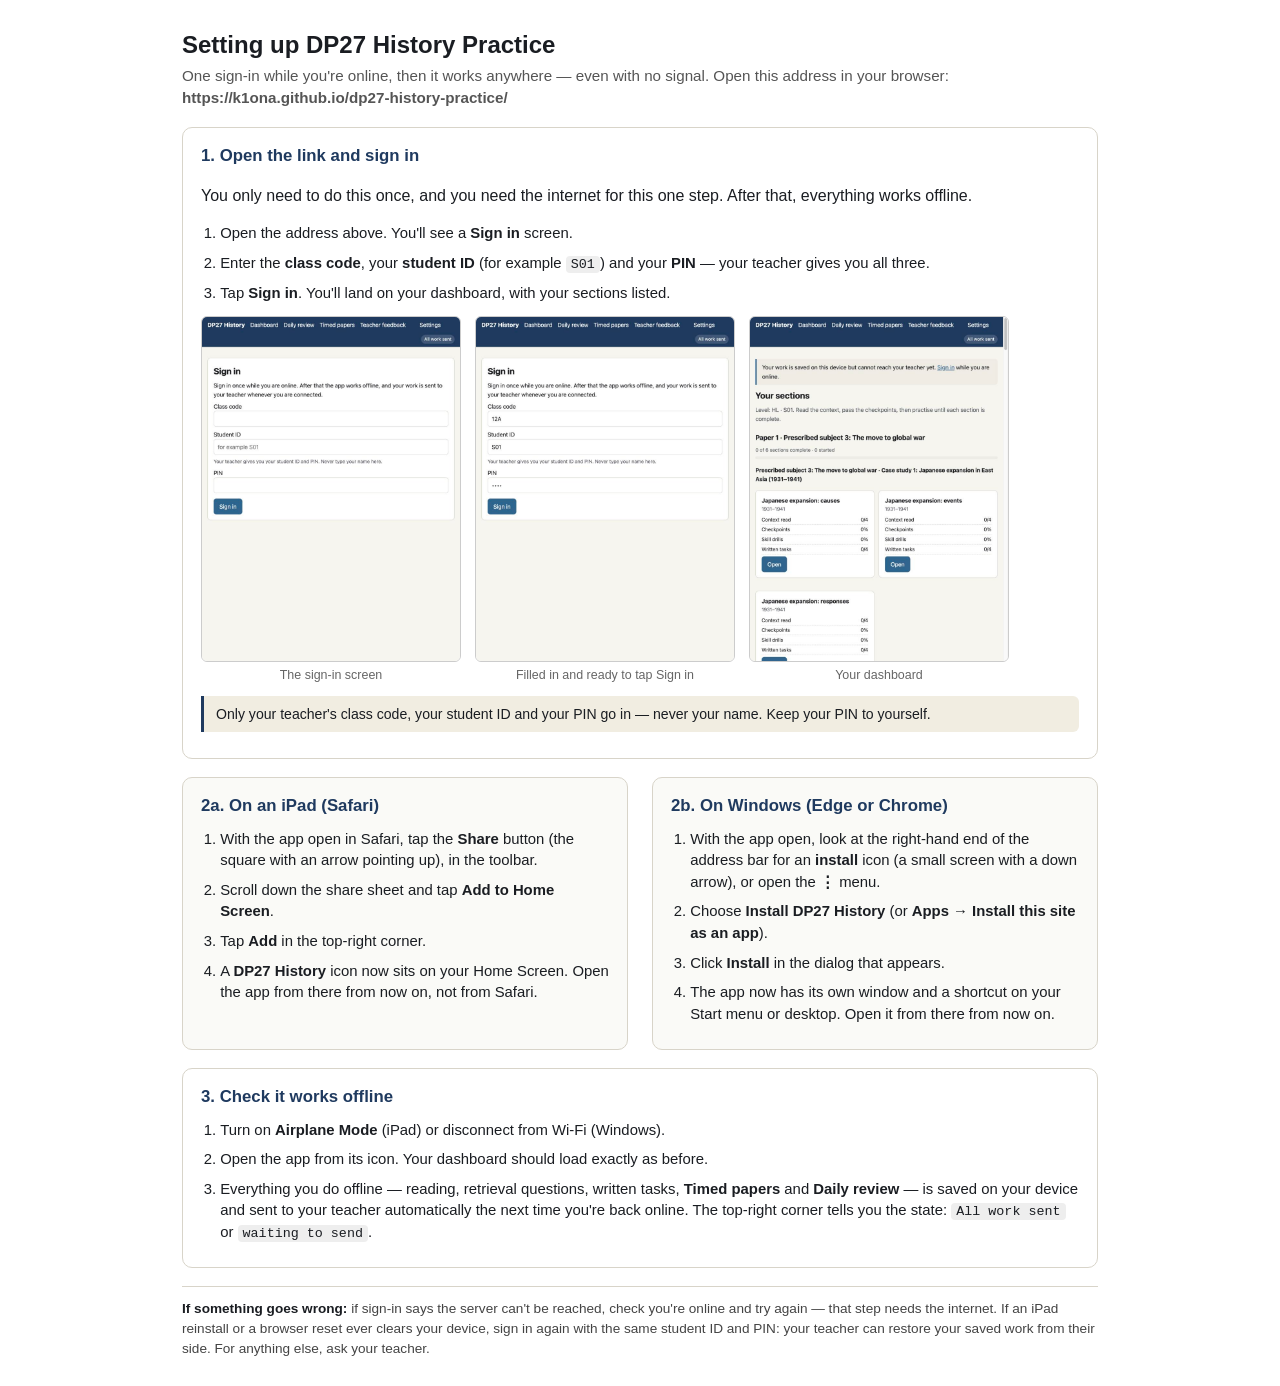
<file: docs/install-guide.html>
<!doctype html>
<html lang="en">
<head>
<meta charset="utf-8">
<title>DP27 History Practice — install guide</title>
<meta name="viewport" content="width=device-width, initial-scale=1">
<style>
  :root { color-scheme: light; }
  * { box-sizing: border-box; }
  body {
    margin: 0; padding: 28px 32px; max-width: 980px; margin-inline: auto;
    font-family: -apple-system, "Segoe UI", Helvetica, Arial, sans-serif;
    color: #1a1d22; background: #fff; line-height: 1.45;
  }
  h1 { font-size: 1.5rem; margin: 0 0 2px; }
  .sub { color: #555; margin: 0 0 18px; font-size: 0.95rem; }
  .sub a { color: #1f3a5f; }
  .cols { display: grid; grid-template-columns: 1fr 1fr; gap: 24px; margin-bottom: 18px; }
  .col { border: 1px solid #d8d4c9; border-radius: 10px; padding: 16px 18px; background: #fafaf7; }
  .col h2 { font-size: 1.05rem; margin: 0 0 10px; color: #1f3a5f; }
  ol { margin: 0; padding-left: 1.2em; }
  li { margin-bottom: 8px; font-size: 0.93rem; }
  .shared { border: 1px solid #d8d4c9; border-radius: 10px; padding: 16px 18px; margin-bottom: 18px; }
  .shared h2 { font-size: 1.05rem; margin: 0 0 10px; color: #1f3a5f; }
  .shots { display: flex; gap: 14px; margin: 12px 0; flex-wrap: wrap; }
  .shots figure { margin: 0; flex: 1; min-width: 180px; max-width: 260px; }
  .shots img { width: 100%; border: 1px solid #ccc; border-radius: 6px; display: block; }
  .shots figcaption { font-size: 0.78rem; color: #666; margin-top: 4px; text-align: center; }
  .note { background: #f1ede1; border-left: 3px solid #1f3a5f; padding: 8px 12px; font-size: 0.88rem; margin: 10px 0; border-radius: 0 6px 6px 0; }
  .help { font-size: 0.85rem; color: #444; border-top: 1px solid #d8d4c9; padding-top: 12px; }
  .help strong { color: #1a1d22; }
  code { background: #eee; padding: 1px 5px; border-radius: 4px; font-size: 0.9em; }
  @media print {
    body { padding: 10px 14px; }
    .col, .shared { break-inside: avoid; }
  }
  @media (max-width: 720px) {
    .cols { grid-template-columns: 1fr; }
  }
</style>
</head>
<body>

<h1>Setting up DP27 History Practice</h1>
<p class="sub">One sign-in while you're online, then it works anywhere — even with no signal. Open this address in your browser: <strong>https://k1ona.github.io/dp27-history-practice/</strong></p>

<div class="shared">
  <h2>1. Open the link and sign in</h2>
  <p>You only need to do this once, and you need the internet for this one step. After that, everything works offline.</p>
  <ol>
    <li>Open the address above. You'll see a <strong>Sign in</strong> screen.</li>
    <li>Enter the <strong>class code</strong>, your <strong>student ID</strong> (for example <code>S01</code>) and your <strong>PIN</strong> — your teacher gives you all three.</li>
    <li>Tap <strong>Sign in</strong>. You'll land on your dashboard, with your sections listed.</li>
  </ol>
  <div class="shots">
    <figure><img src="images/01-sign-in.jpg" alt="The sign-in screen, empty"><figcaption>The sign-in screen</figcaption></figure>
    <figure><img src="images/02-sign-in-filled.jpg" alt="The sign-in screen, filled in"><figcaption>Filled in and ready to tap Sign in</figcaption></figure>
    <figure><img src="images/03-dashboard.jpg" alt="The dashboard after signing in"><figcaption>Your dashboard</figcaption></figure>
  </div>
  <div class="note">Only your teacher's class code, your student ID and your PIN go in — never your name. Keep your PIN to yourself.</div>
</div>

<div class="cols">
  <div class="col">
    <h2>2a. On an iPad (Safari)</h2>
    <ol>
      <li>With the app open in Safari, tap the <strong>Share</strong> button (the square with an arrow pointing up), in the toolbar.</li>
      <li>Scroll down the share sheet and tap <strong>Add to Home Screen</strong>.</li>
      <li>Tap <strong>Add</strong> in the top-right corner.</li>
      <li>A <strong>DP27 History</strong> icon now sits on your Home Screen. Open the app from there from now on, not from Safari.</li>
    </ol>
  </div>
  <div class="col">
    <h2>2b. On Windows (Edge or Chrome)</h2>
    <ol>
      <li>With the app open, look at the right-hand end of the address bar for an <strong>install</strong> icon (a small screen with a down arrow), or open the <strong>⋮</strong> menu.</li>
      <li>Choose <strong>Install DP27 History</strong> (or <strong>Apps → Install this site as an app</strong>).</li>
      <li>Click <strong>Install</strong> in the dialog that appears.</li>
      <li>The app now has its own window and a shortcut on your Start menu or desktop. Open it from there from now on.</li>
    </ol>
  </div>
</div>

<div class="shared">
  <h2>3. Check it works offline</h2>
  <ol>
    <li>Turn on <strong>Airplane Mode</strong> (iPad) or disconnect from Wi-Fi (Windows).</li>
    <li>Open the app from its icon. Your dashboard should load exactly as before.</li>
    <li>Everything you do offline — reading, retrieval questions, written tasks, <strong>Timed papers</strong> and <strong>Daily review</strong> — is saved on your device and sent to your teacher automatically the next time you're back online. The top-right corner tells you the state: <code>All work sent</code> or <code>waiting to send</code>.</li>
  </ol>
</div>

<div class="help">
  <strong>If something goes wrong:</strong> if sign-in says the server can't be reached, check you're online and try again — that step needs the internet. If an iPad reinstall or a browser reset ever clears your device, sign in again with the same student ID and PIN: your teacher can restore your saved work from their side. For anything else, ask your teacher.
</div>

</body>
</html>
</file>
